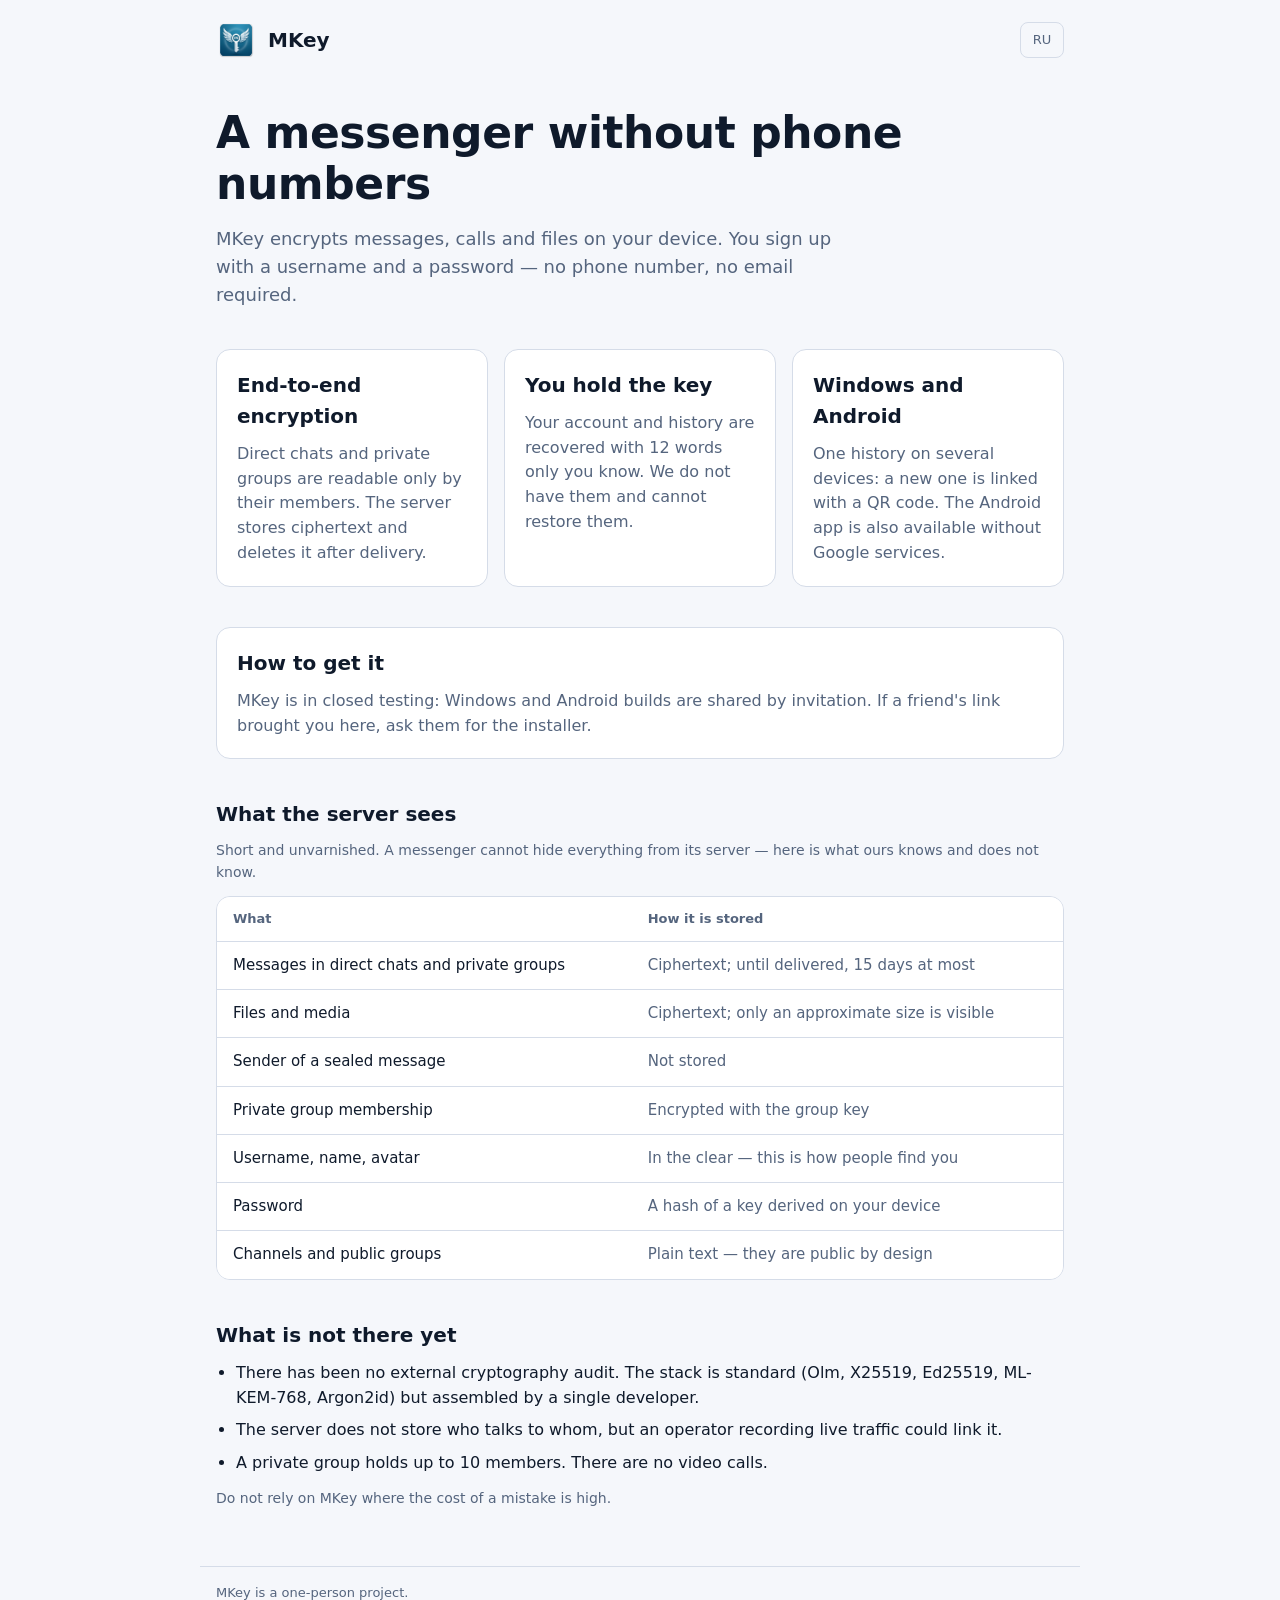
<file: index.html>
<!doctype html>
<html lang="ru" data-l="ru">
<head>
<meta charset="utf-8">
<meta name="viewport" content="width=device-width, initial-scale=1">
<meta http-equiv="Content-Security-Policy" content="default-src 'none'; script-src 'self'; style-src 'self'; img-src 'self'; base-uri 'none'; form-action 'none'">
<meta name="referrer" content="no-referrer">
<title>MKey — мессенджер без номера телефона</title>
<meta name="description" content="MKey — мессенджер со сквозным шифрованием. Регистрация по логину и паролю, без номера телефона.">
<meta name="theme-color" content="#050A15">
<link rel="icon" href="/icon.png">
<link rel="stylesheet" href="/style.css">
<script src="/app.js" defer></script>
</head>
<body>
<header>
  <a class="brand" href="/"><img src="/icon.png" alt="" width="40" height="40"><span>MKey</span></a>
  <button id="lang" type="button" aria-label="Language">EN</button>
</header>

<main>
  <section class="hero">
    <h1>
      <span class="ru">Мессенджер без номера телефона</span>
      <span class="en">A messenger without phone numbers</span>
    </h1>
    <p class="lead">
      <span class="ru">MKey шифрует переписку, звонки и файлы на вашем устройстве. Регистрация — по логину и паролю: ни номера, ни почты не нужно.</span>
      <span class="en">MKey encrypts messages, calls and files on your device. You sign up with a username and a password — no phone number, no email required.</span>
    </p>
  </section>

  <section class="grid">
    <div class="card">
      <h2><span class="ru">Сквозное шифрование</span><span class="en">End-to-end encryption</span></h2>
      <p><span class="ru">Личные чаты и приватные группы читают только участники. Сервер хранит шифртекст и удаляет его после доставки.</span>
         <span class="en">Direct chats and private groups are readable only by their members. The server stores ciphertext and deletes it after delivery.</span></p>
    </div>
    <div class="card">
      <h2><span class="ru">Ключ — у вас</span><span class="en">You hold the key</span></h2>
      <p><span class="ru">Аккаунт и переписку возвращают 12 слов, которые знаете только вы. Мы их не знаем и восстановить не можем.</span>
         <span class="en">Your account and history are recovered with 12 words only you know. We do not have them and cannot restore them.</span></p>
    </div>
    <div class="card">
      <h2><span class="ru">Windows и Android</span><span class="en">Windows and Android</span></h2>
      <p><span class="ru">Одна переписка на нескольких устройствах: новое подключается по QR-коду. Версия для Android есть и без сервисов Google.</span>
         <span class="en">One history on several devices: a new one is linked with a QR code. The Android app is also available without Google services.</span></p>
    </div>
  </section>

  <section id="get" class="card">
    <h2><span class="ru">Как получить</span><span class="en">How to get it</span></h2>
    <p><span class="ru">MKey в закрытом тестировании: сборки для Windows и Android раздаются по приглашению. Если вас сюда привела ссылка знакомого — попросите у него установочный файл.</span>
       <span class="en">MKey is in closed testing: Windows and Android builds are shared by invitation. If a friend's link brought you here, ask them for the installer.</span></p>
  </section>

  <section>
    <h2><span class="ru">Что видит сервер</span><span class="en">What the server sees</span></h2>
    <p class="muted"><span class="ru">Коротко и без приукрашивания. Скрыть от сервера всё мессенджер не может — вот что он знает и чего не знает.</span>
       <span class="en">Short and unvarnished. A messenger cannot hide everything from its server — here is what ours knows and does not know.</span></p>
    <div class="table">
      <table>
        <thead><tr>
          <th><span class="ru">Что</span><span class="en">What</span></th>
          <th><span class="ru">Как лежит на сервере</span><span class="en">How it is stored</span></th>
        </tr></thead>
        <tbody>
          <tr><td><span class="ru">Сообщения личных чатов и приватных групп</span><span class="en">Messages in direct chats and private groups</span></td>
              <td><span class="ru">Шифртекст; до доставки, не дольше 15 суток</span><span class="en">Ciphertext; until delivered, 15 days at most</span></td></tr>
          <tr><td><span class="ru">Файлы и медиа</span><span class="en">Files and media</span></td>
              <td><span class="ru">Шифртекст; размер виден только приблизительно</span><span class="en">Ciphertext; only an approximate size is visible</span></td></tr>
          <tr><td><span class="ru">Отправитель скрытого сообщения</span><span class="en">Sender of a sealed message</span></td>
              <td><span class="ru">Не хранится</span><span class="en">Not stored</span></td></tr>
          <tr><td><span class="ru">Состав приватной группы</span><span class="en">Private group membership</span></td>
              <td><span class="ru">Зашифрован ключом группы</span><span class="en">Encrypted with the group key</span></td></tr>
          <tr><td><span class="ru">Логин, имя, аватар</span><span class="en">Username, name, avatar</span></td>
              <td><span class="ru">Открыто — по ним вас находят</span><span class="en">In the clear — this is how people find you</span></td></tr>
          <tr><td><span class="ru">Пароль</span><span class="en">Password</span></td>
              <td><span class="ru">Хеш от ключа, выведенного на вашем устройстве</span><span class="en">A hash of a key derived on your device</span></td></tr>
          <tr><td><span class="ru">Каналы и публичные группы</span><span class="en">Channels and public groups</span></td>
              <td><span class="ru">Открытый текст — они публичны по замыслу</span><span class="en">Plain text — they are public by design</span></td></tr>
        </tbody>
      </table>
    </div>
  </section>

  <section>
    <h2><span class="ru">Чего пока нет</span><span class="en">What is not there yet</span></h2>
    <ul class="limits">
      <li><span class="ru">Внешнего аудита криптографии не было. Стек стандартный (Olm, X25519, Ed25519, ML-KEM-768, Argon2id), но собран одним разработчиком.</span>
          <span class="en">There has been no external cryptography audit. The stack is standard (Olm, X25519, Ed25519, ML-KEM-768, Argon2id) but assembled by a single developer.</span></li>
      <li><span class="ru">Сервер не хранит, кто с кем переписывается, но оператор, записывающий живой трафик, может это связать.</span>
          <span class="en">The server does not store who talks to whom, but an operator recording live traffic could link it.</span></li>
      <li><span class="ru">Приватная группа — до 10 участников. Видеозвонков нет.</span>
          <span class="en">A private group holds up to 10 members. There are no video calls.</span></li>
    </ul>
    <p class="muted"><span class="ru">Не полагайтесь на MKey там, где цена ошибки высока.</span>
       <span class="en">Do not rely on MKey where the cost of a mistake is high.</span></p>
  </section>
</main>

<footer>
  <span class="ru">MKey — личный проект одного разработчика.</span>
  <span class="en">MKey is a one-person project.</span>
</footer>
</body>
</html>
</file>
<file: style.css>
/* Цвета клиента: тёмно-синий фон и красный акцент (mkey-flutter/lib/ui/theme.dart). */
:root {
  --bg: #050a15;
  --surface: #0d1627;
  --line: #2b3e5a;
  --text: #ffffff;
  --muted: #8a9bb5;
  --accent: #ed1212;
  --on-accent: #ffffff;
}
@media (prefers-color-scheme: light) {
  :root {
    --bg: #f5f7fb;
    --surface: #ffffff;
    --line: #d5dce8;
    --text: #0f1a2b;
    --muted: #55657e;
  }
}

* { box-sizing: border-box; }
html { -webkit-text-size-adjust: 100%; }
body {
  margin: 0;
  background: var(--bg);
  color: var(--text);
  font: 16px/1.55 system-ui, -apple-system, "Segoe UI", Roboto, sans-serif;
}

/* Язык: показывается один из двух, выбирает app.js по языку браузера. */
html[data-l="ru"] .en,
html[data-l="en"] .ru { display: none; }

header, main, footer { max-width: 880px; margin: 0 auto; padding: 0 16px; }
header { display: flex; align-items: center; justify-content: space-between; padding-top: 20px; padding-bottom: 8px; }
.brand { display: flex; align-items: center; gap: 12px; color: inherit; text-decoration: none; font-weight: 700; font-size: 20px; }
.brand img { border-radius: 10px; }
#lang {
  min-width: 44px; min-height: 36px; border: 1px solid var(--line); border-radius: 8px;
  background: transparent; color: var(--muted); font: inherit; font-size: 13px; cursor: pointer;
}
#lang:hover, #lang:focus-visible { color: var(--text); border-color: var(--text); }

section { margin: 40px 0; }
h1 { font-size: clamp(28px, 6vw, 44px); line-height: 1.15; margin: 0 0 16px; letter-spacing: -0.01em; }
h2 { font-size: 20px; margin: 0 0 10px; }
p { margin: 0 0 12px; }
.lead { font-size: 18px; color: var(--muted); max-width: 640px; }
.muted { color: var(--muted); font-size: 14px; }

.card { background: var(--surface); border: 1px solid var(--line); border-radius: 14px; padding: 20px; }
.card p:last-child { margin-bottom: 0; color: var(--muted); }
.card.accent { border-color: var(--accent); }
.grid { display: grid; gap: 16px; grid-template-columns: repeat(auto-fit, minmax(240px, 1fr)); }

.button {
  display: inline-block; margin: 4px 0 14px; padding: 12px 22px; border-radius: 10px;
  background: var(--accent); color: var(--on-accent); font-weight: 700; text-decoration: none;
}
.button:hover, .button:focus-visible { filter: brightness(1.1); }
:focus-visible { outline: 2px solid var(--accent); outline-offset: 2px; }
main a:not(.button) { color: inherit; text-decoration: underline; text-decoration-color: var(--accent); text-underline-offset: 3px; }

.table { overflow-x: auto; border: 1px solid var(--line); border-radius: 14px; }
table { border-collapse: collapse; width: 100%; min-width: 480px; background: var(--surface); }
th, td { text-align: left; vertical-align: top; padding: 12px 16px; border-bottom: 1px solid var(--line); font-size: 15px; }
th { color: var(--muted); font-size: 13px; font-weight: 600; }
tr:last-child td { border-bottom: 0; }
td:last-child { color: var(--muted); }

.limits { margin: 0 0 12px; padding-left: 20px; }
.limits li { margin-bottom: 8px; }

footer { color: var(--muted); font-size: 13px; padding-top: 16px; padding-bottom: 40px; border-top: 1px solid var(--line); margin-top: 56px; }
</file>
